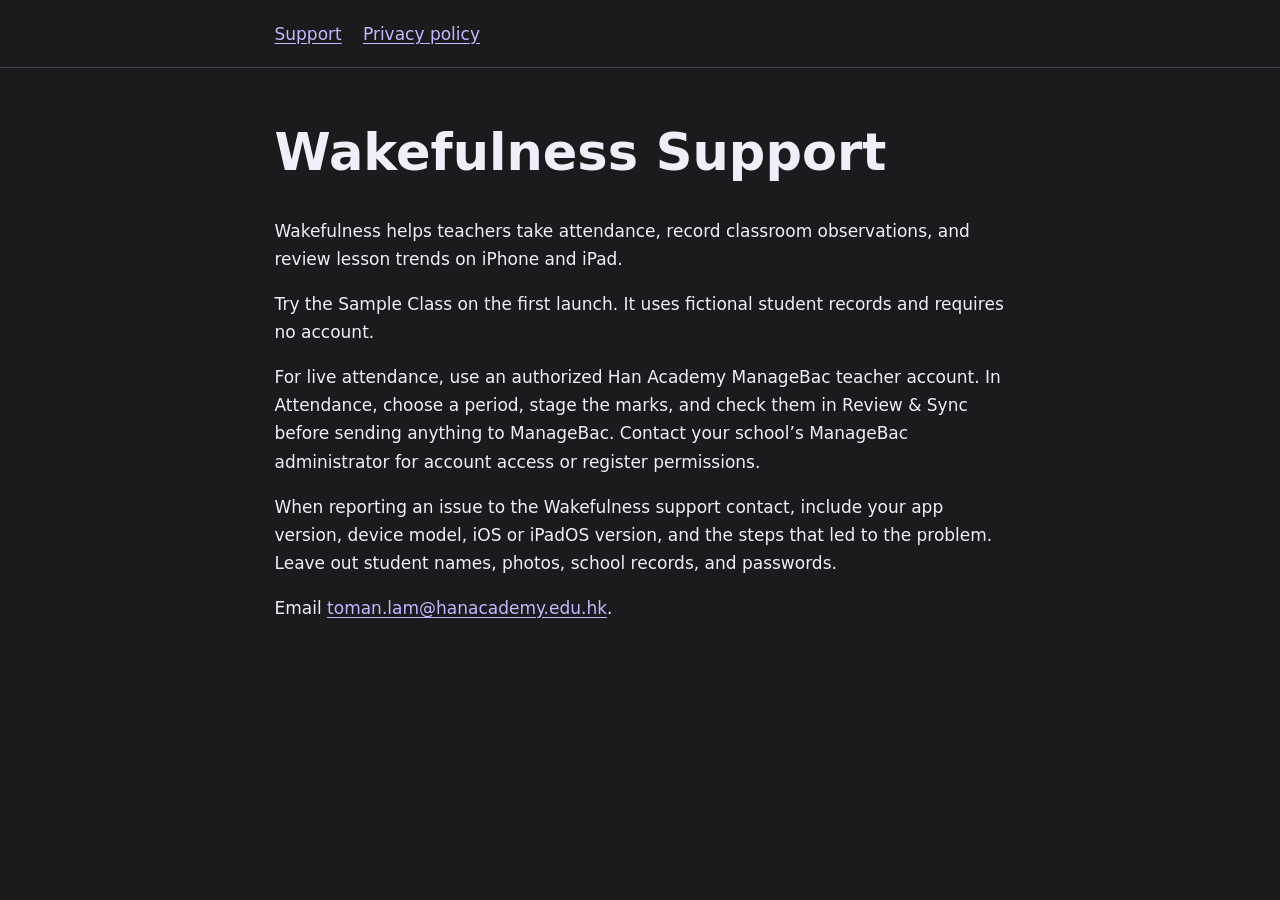
<file: index.html>
<!doctype html>
<html lang="en">
<head>
  <meta charset="utf-8">
  <meta name="viewport" content="width=device-width, initial-scale=1">
  <title>Wakefulness Support</title>
  <link rel="stylesheet" href="style.css">
</head>
<body>
  <header><nav aria-label="Wakefulness"><a href="./">Support</a><a href="privacy.html">Privacy policy</a></nav></header>
  <main>
    <h1>Wakefulness Support</h1>
    <p>Wakefulness helps teachers take attendance, record classroom observations, and review lesson trends on iPhone and iPad.</p>
    <p>Try the Sample Class on the first launch. It uses fictional student records and requires no account.</p>
    <p>For live attendance, use an authorized Han Academy ManageBac teacher account. In Attendance, choose a period, stage the marks, and check them in Review &amp; Sync before sending anything to ManageBac. Contact your school’s ManageBac administrator for account access or register permissions.</p>
    <p>When reporting an issue to the Wakefulness support contact, include your app version, device model, iOS or iPadOS version, and the steps that led to the problem. Leave out student names, photos, school records, and passwords.</p>
    <p>Email <a href="mailto:toman.lam@hanacademy.edu.hk">toman.lam@hanacademy.edu.hk</a>.</p>
  </main>
</body>
</html>
</file>
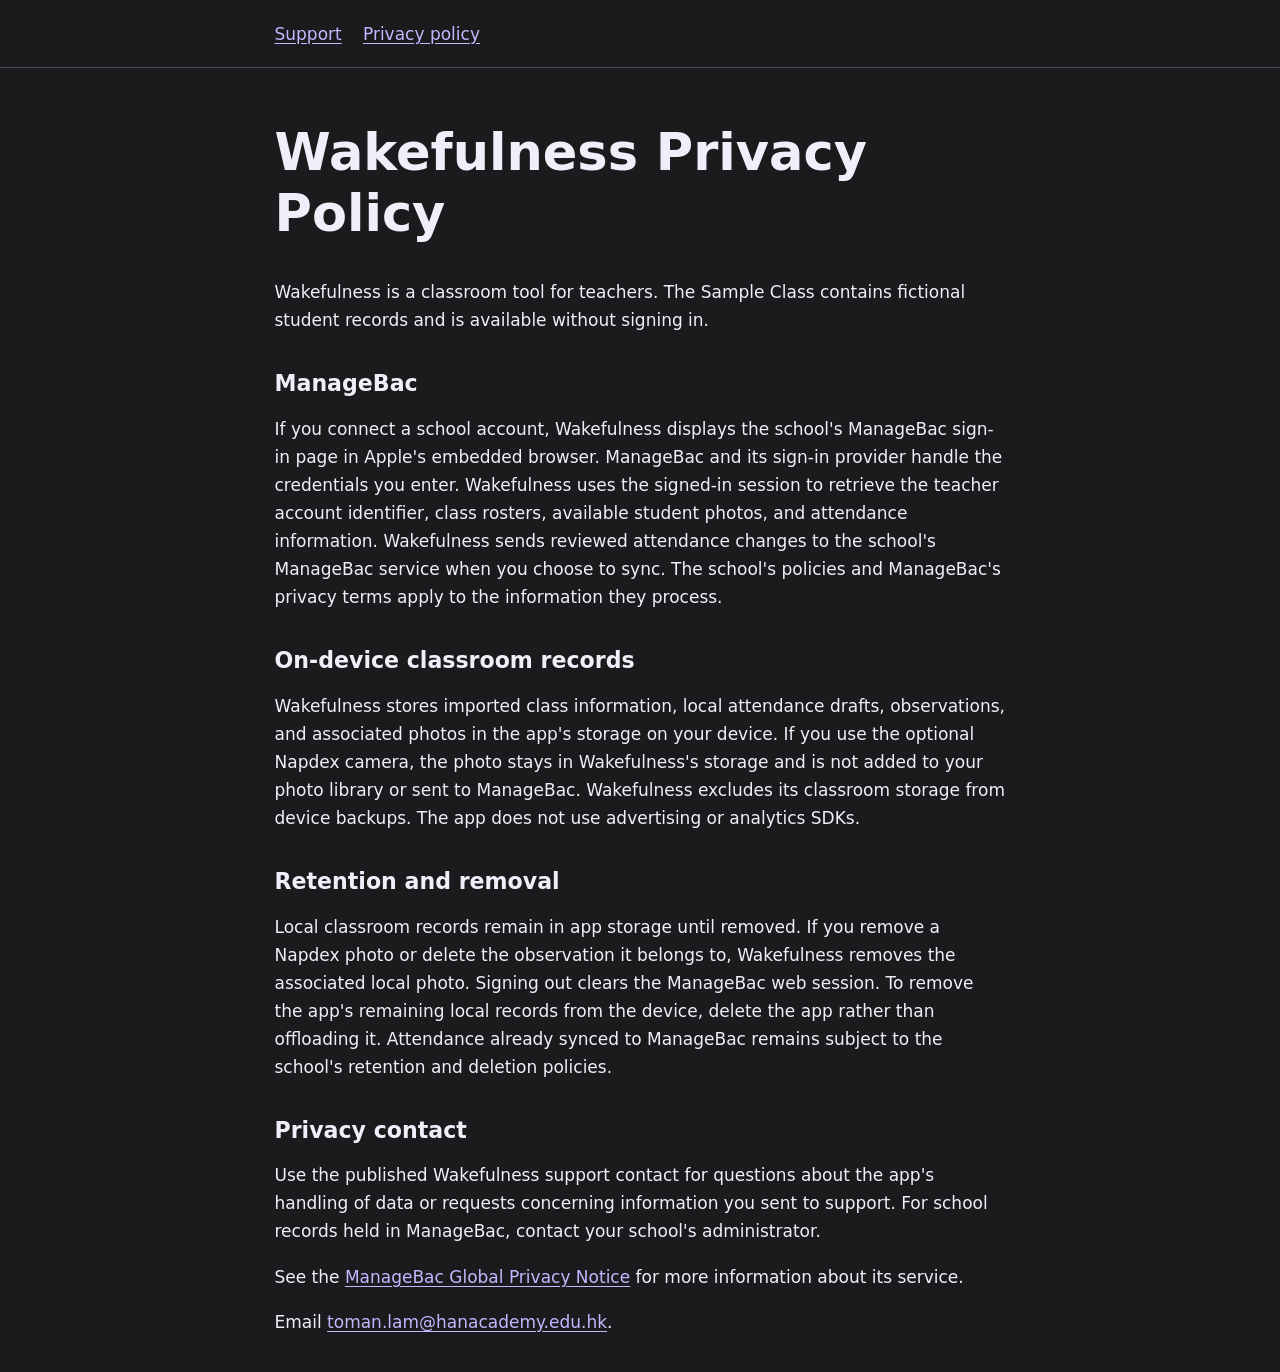
<file: privacy.html>
<!doctype html>
<html lang="en">
<head>
  <meta charset="utf-8">
  <meta name="viewport" content="width=device-width, initial-scale=1">
  <title>Wakefulness Privacy Policy</title>
  <link rel="stylesheet" href="style.css">
</head>
<body>
  <header><nav aria-label="Wakefulness"><a href="./">Support</a><a href="privacy.html">Privacy policy</a></nav></header>
  <main>
    <h1>Wakefulness Privacy Policy</h1>
    <p>Wakefulness is a classroom tool for teachers. The Sample Class contains fictional student records and is available without signing in.</p>
    <h2>ManageBac</h2><p>If you connect a school account, Wakefulness displays the school&#x27;s ManageBac sign-in page in Apple&#x27;s embedded browser. ManageBac and its sign-in provider handle the credentials you enter. Wakefulness uses the signed-in session to retrieve the teacher account identifier, class rosters, available student photos, and attendance information. Wakefulness sends reviewed attendance changes to the school&#x27;s ManageBac service when you choose to sync. The school&#x27;s policies and ManageBac&#x27;s privacy terms apply to the information they process.</p>
    <h2>On-device classroom records</h2><p>Wakefulness stores imported class information, local attendance drafts, observations, and associated photos in the app&#x27;s storage on your device. If you use the optional Napdex camera, the photo stays in Wakefulness&#x27;s storage and is not added to your photo library or sent to ManageBac. Wakefulness excludes its classroom storage from device backups. The app does not use advertising or analytics SDKs.</p>
    <h2>Retention and removal</h2><p>Local classroom records remain in app storage until removed. If you remove a Napdex photo or delete the observation it belongs to, Wakefulness removes the associated local photo. Signing out clears the ManageBac web session. To remove the app&#x27;s remaining local records from the device, delete the app rather than offloading it. Attendance already synced to ManageBac remains subject to the school&#x27;s retention and deletion policies.</p>
    <h2>Privacy contact</h2><p>Use the published Wakefulness support contact for questions about the app&#x27;s handling of data or requests concerning information you sent to support. For school records held in ManageBac, contact your school&#x27;s administrator.</p>
    <p>See the <a href="https://www.faria.org/terms/managebac/terms/privacy-policy/">ManageBac Global Privacy Notice</a> for more information about its service.</p>
    <p>Email <a href="mailto:toman.lam@hanacademy.edu.hk">toman.lam@hanacademy.edu.hk</a>.</p>
  </main>
</body>
</html>
</file>
<file: style.css>
:root {
  color-scheme: dark;
  font: 17px/1.65 system-ui, sans-serif;
  background: #1a1b1d;
  color: #f1eef9;
}
body { margin: 0; }
header { border-bottom: 1px solid #4a4654; }
main, nav { max-width: 43rem; margin-inline: auto; padding: 1.15rem max(1.2rem, 5vw); }
nav { display: flex; flex-wrap: wrap; gap: 1.25rem; }
h1, h2 { line-height: 1.2; }
h1 { font-size: clamp(2rem, 5vw, 3rem); }
h2 { font-size: 1.3rem; margin-top: 2.1rem; }
a { color: #c5b6ff; overflow-wrap: anywhere; text-underline-offset: .15em; }
a:focus-visible { outline: 2px solid #a9f4d5; outline-offset: 4px; }
</file>
